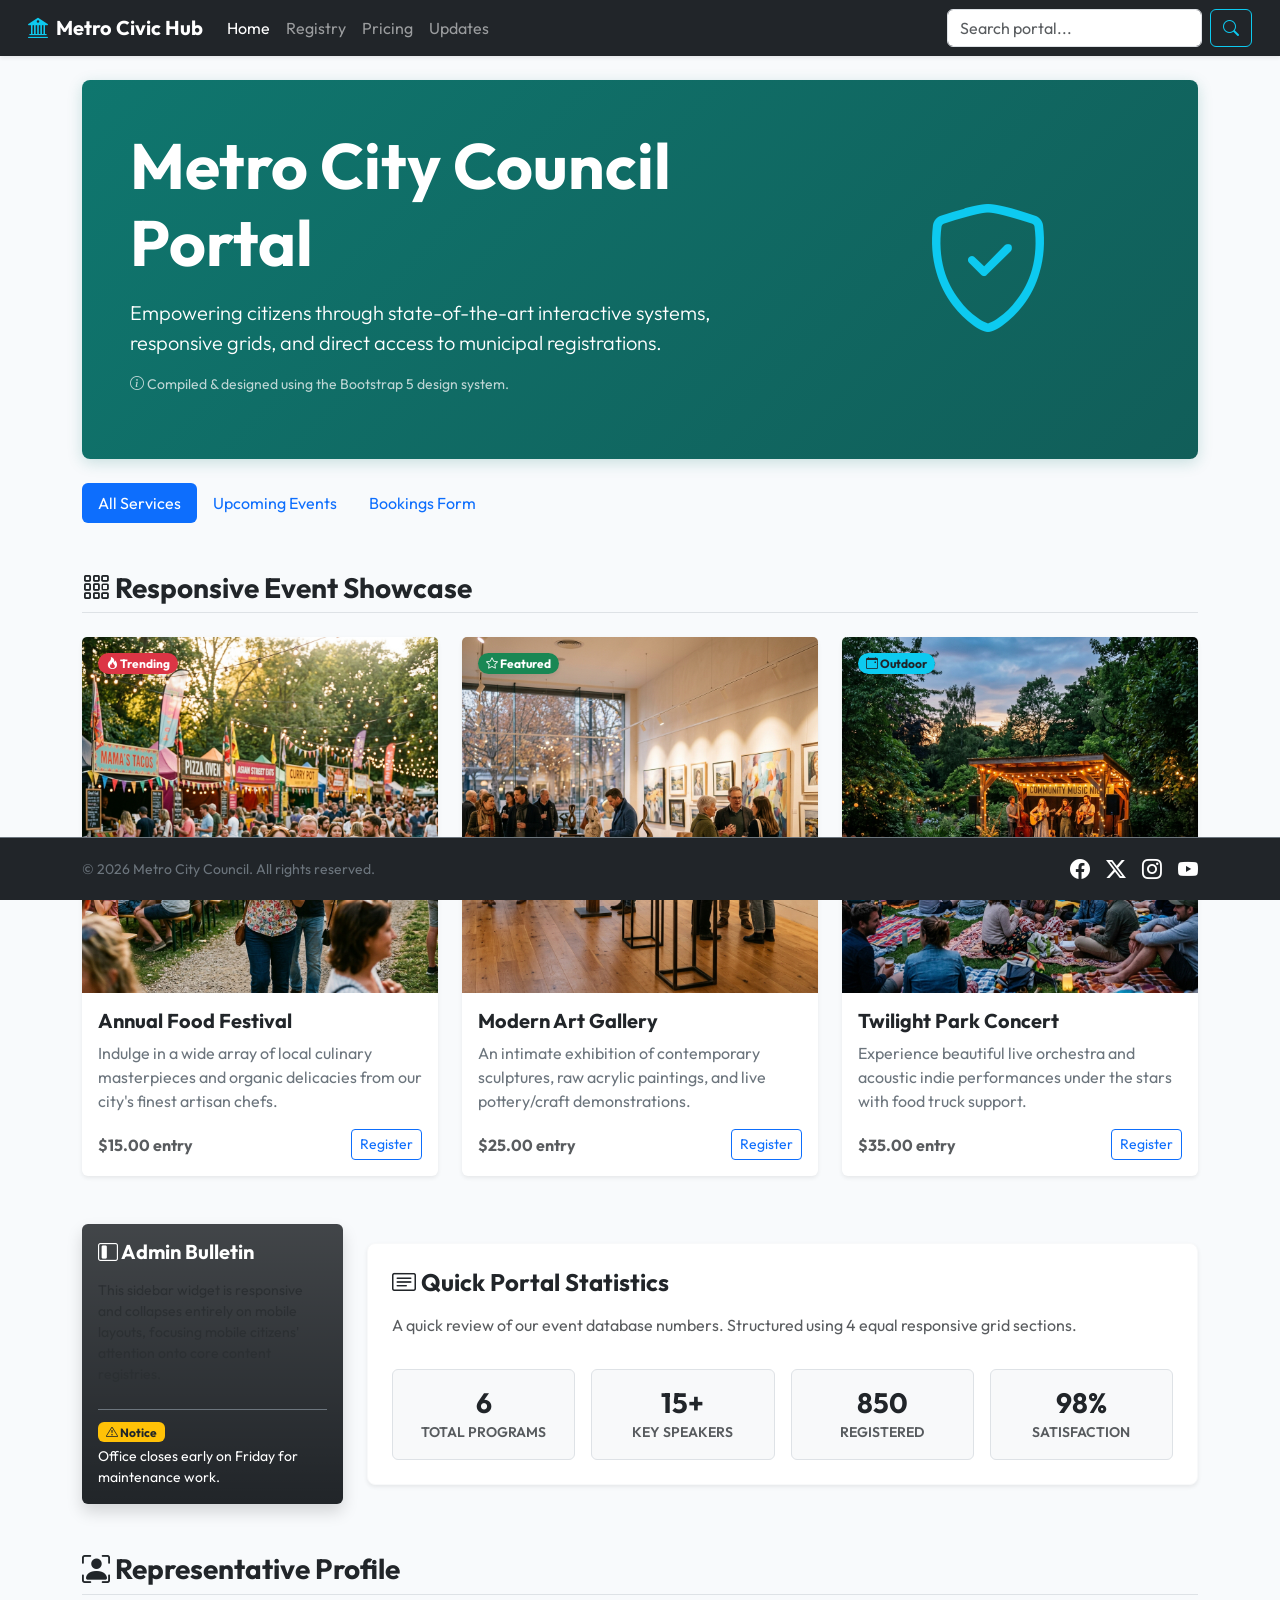
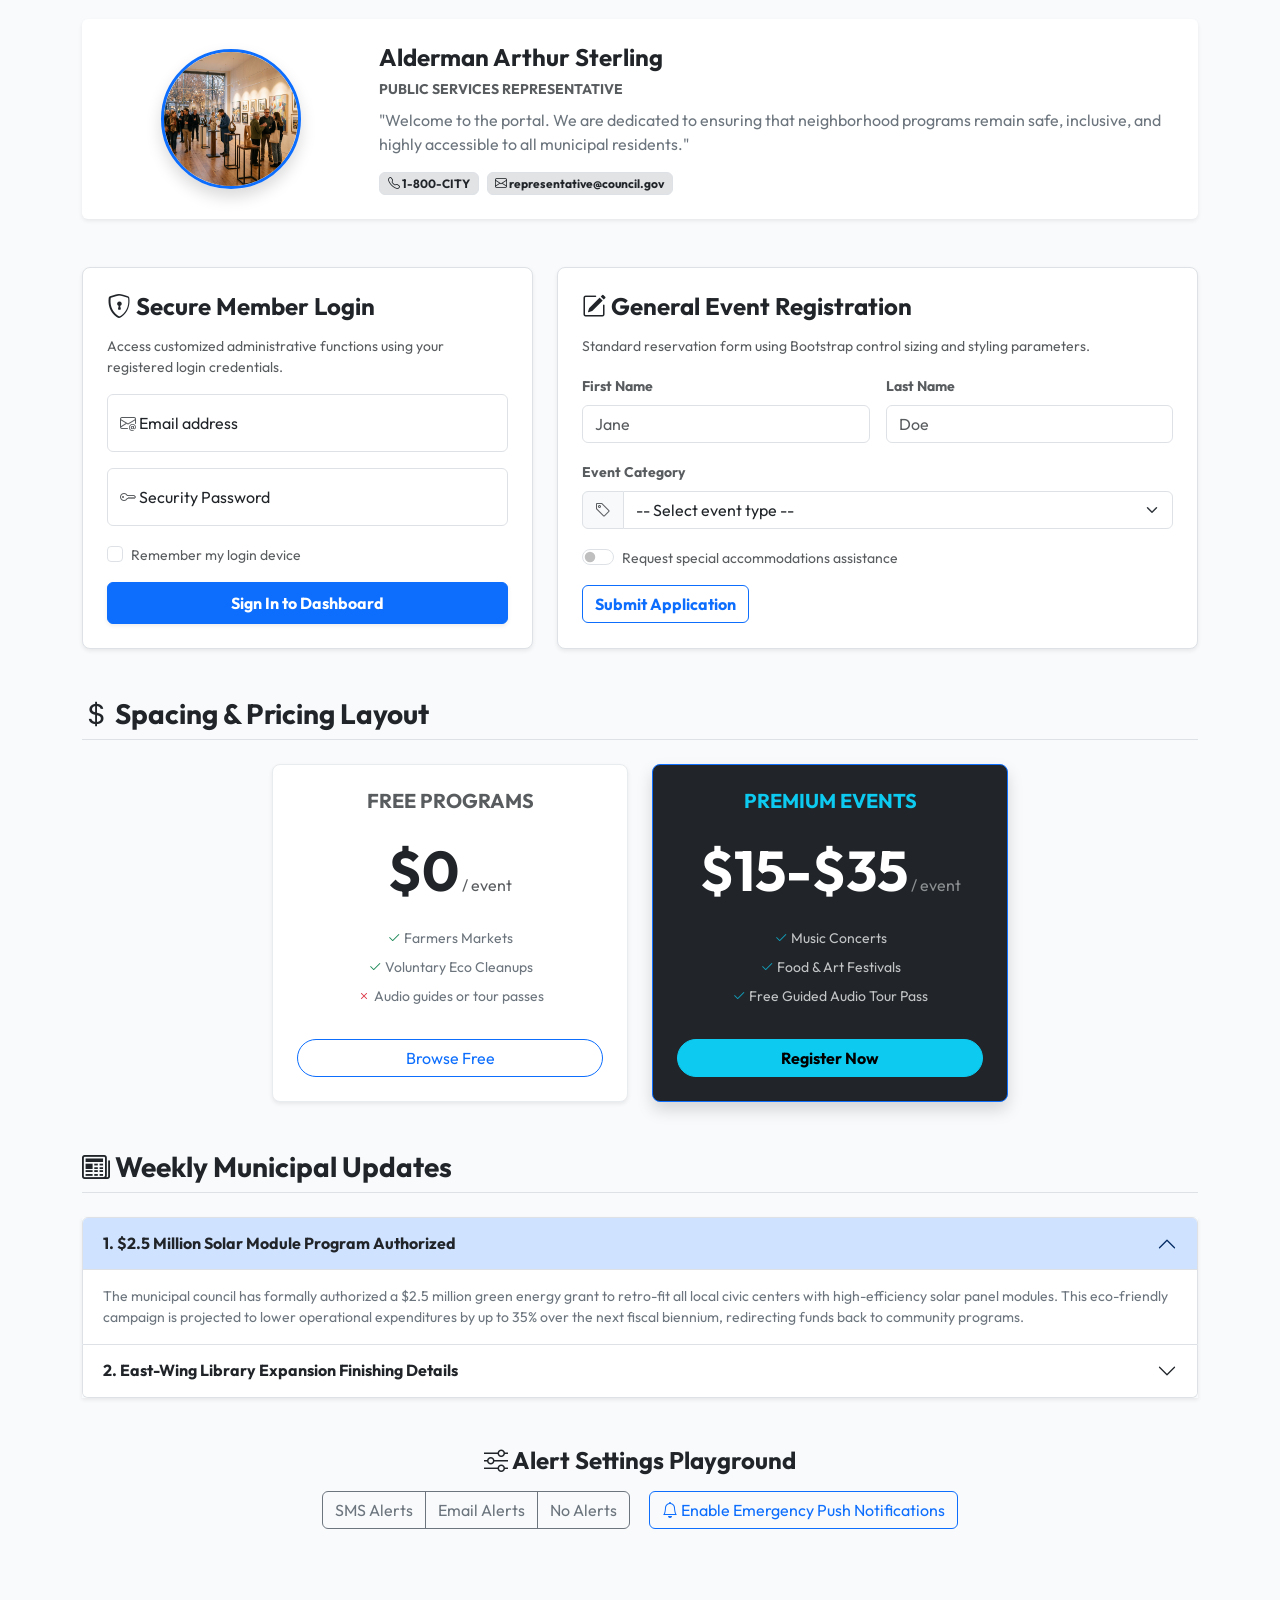
<file: BOOTSTRAP/index.html>
<!DOCTYPE html>
<html lang="en">
<head>
    <meta charset="UTF-8">
    <meta name="viewport" content="width=device-width, initial-scale=1.0">
    <title>Bootstrap Civic Portal | Metro Council</title>
    
    <!-- Bootstrap 5 CSS via CDN -->
    <link href="https://cdn.jsdelivr.net/npm/bootstrap@5.3.2/dist/css/bootstrap.min.css" rel="stylesheet" integrity="sha384-T3c6CoIi6uLrA9TneNEoa7RxnatzjcDSCmG1MXxSR1GAsXEV/Dwwykc2MPK8M2HN" crossorigin="anonymous">
    
    <!-- Bootstrap Icons via CDN -->
    <link rel="stylesheet" href="https://cdn.jsdelivr.net/npm/bootstrap-icons@1.11.1/font/bootstrap-icons.css">
    
    <!-- Google Fonts for Typography -->
    <link rel="preconnect" href="https://fonts.googleapis.com">
    <link rel="preconnect" href="https://fonts.gstatic.com" crossorigin>
    <link href="https://fonts.googleapis.com/css2?family=Outfit:wght@300;400;600;700&display=swap" rel="stylesheet">
    
    <style>
        body {
            font-family: 'Outfit', sans-serif;
            background-color: #f8fafc;
            padding-bottom: 80px; /* Offset for fixed footer */
        }
        .hero-banner {
            background: linear-gradient(135deg, #0f766e 0%, #115e59 100%);
            color: white;
            border-radius: 16px;
            box-shadow: 0 4px 15px rgba(15, 118, 110, 0.2);
        }
    </style>
</head>
<body>

    <!-- ==========================================
         TOP NAVIGATION BAR
         ========================================== -->
    <nav class="navbar navbar-expand-md navbar-dark bg-dark sticky-top shadow-sm px-3">
        <div class="container-fluid">
            <!-- Brand Logo -->
            <a class="navbar-brand d-flex align-items-center gap-2 fw-bold" href="#">
                <i class="bi bi-bank2 text-info"></i> Metro Civic Hub
            </a>
            
            <!-- Collapsible Toggler -->
            <button class="navbar-toggler" type="button" data-bs-toggle="collapse" data-bs-target="#civicNavbar" aria-controls="civicNavbar" aria-expanded="false" aria-label="Toggle navigation">
                <span class="navbar-toggler-icon"></span>
            </button>
            
            <!-- Navbar Links & Search -->
            <div class="collapse navbar-collapse" id="civicNavbar">
                <ul class="navbar-nav me-auto mb-2 mb-md-0 flex-column flex-md-row">
                    <li class="nav-item"><a class="nav-link active" href="#">Home</a></li>
                    <li class="nav-item"><a class="nav-link" href="#registry">Registry</a></li>
                    <li class="nav-item"><a class="nav-link" href="#pricing">Pricing</a></li>
                    <li class="nav-item"><a class="nav-link" href="#faq">Updates</a></li>
                </ul>
                <form class="d-flex" role="search">
                    <input class="form-control me-2" type="search" placeholder="Search portal..." aria-label="Search">
                    <button class="btn btn-outline-info" type="submit"><i class="bi bi-search"></i></button>
                </form>
            </div>
        </div>
    </nav>

    <!-- ==========================================
         HERO SECTION
         ========================================== -->
    <div class="container my-4">
        <div class="p-5 mb-4 hero-banner rounded-3 text-center text-md-start">
            <div class="row align-items-center">
                <div class="col-md-8">
                    <h1 class="display-3 fw-bold">Metro City Council Portal</h1>
                    <p class="lead mt-3">Empowering citizens through state-of-the-art interactive systems, responsive grids, and direct access to municipal registrations.</p>
                    <p class="text-light opacity-75 small"><i class="bi bi-info-circle"></i> Compiled & designed using the Bootstrap 5 design system.</p>
                </div>
                <div class="col-md-4 text-center d-none d-md-block">
                    <i class="bi bi-shield-check text-info" style="font-size: 8rem;"></i>
                </div>
            </div>
        </div>
    </div>

    <!-- ==========================================
         NAVIGATION TABS & PILLS
         ========================================== -->
    <div class="container mb-5">
        <ul class="nav nav-pills mb-3 justify-content-center justify-content-md-start" id="pills-tab" role="tablist">
            <li class="nav-item" role="presentation">
                <button class="nav-link active" id="pills-all-tab" data-bs-toggle="pill" type="button" role="tab">All Services</button>
            </li>
            <li class="nav-item" role="presentation">
                <button class="nav-link" id="pills-events-tab" data-bs-toggle="pill" type="button" role="tab">Upcoming Events</button>
            </li>
            <li class="nav-item" role="presentation">
                <button class="nav-link" id="pills-form-tab" data-bs-toggle="pill" type="button" role="tab">Bookings Form</button>
            </li>
        </ul>
    </div>

    <!-- ==========================================
         RESPONSIVE GRID SHOWCASE
         ========================================== -->
    <div class="container my-5">
        <h2 class="h3 fw-bold border-bottom pb-2 mb-4 text-dark"><i class="bi bi-grid-3x3-gap"></i> Responsive Event Showcase</h2>
        
        <!-- 3 Columns: Stacks on mobile, 2 per row on tablets, 3 per row on desktops -->
        <div class="row g-4">
            
            <!-- Food Festival Card -->
            <div class="col-12 col-md-6 col-lg-4">
                <div class="card h-100 shadow-sm border-0 profile-premium-card">
                    <!-- Badge overlay with positioning utilities -->
                    <div class="position-relative">
                        <img src="images/food_festival.png" class="card-img-top" alt="Food Festival">
                        <span class="position-absolute top-0 start-0 m-3 badge bg-danger rounded-pill shadow-sm"><i class="bi bi-fire"></i> Trending</span>
                    </div>
                    <div class="card-body">
                        <h5 class="card-title fw-bold text-dark">Annual Food Festival</h5>
                        <p class="card-text text-secondary">Indulge in a wide array of local culinary masterpieces and organic delicacies from our city's finest artisan chefs.</p>
                        <div class="d-flex justify-content-between align-items-center mt-3">
                            <span class="text-muted fw-bold">$15.00 entry</span>
                            <button class="btn btn-sm btn-outline-primary" data-bs-toggle="modal" data-bs-target="#registerModal">Register</button>
                        </div>
                    </div>
                </div>
            </div>

            <!-- Art Exhibition Card -->
            <div class="col-12 col-md-6 col-lg-4">
                <div class="card h-100 shadow-sm border-0 profile-premium-card">
                    <div class="position-relative">
                        <img src="images/art_exhibition.png" class="card-img-top" alt="Art Exhibition">
                        <span class="position-absolute top-0 start-0 m-3 badge bg-success rounded-pill shadow-sm"><i class="bi bi-star"></i> Featured</span>
                    </div>
                    <div class="card-body">
                        <h5 class="card-title fw-bold text-dark">Modern Art Gallery</h5>
                        <p class="card-text text-secondary">An intimate exhibition of contemporary sculptures, raw acrylic paintings, and live pottery/craft demonstrations.</p>
                        <div class="d-flex justify-content-between align-items-center mt-3">
                            <span class="text-muted fw-bold">$25.00 entry</span>
                            <button class="btn btn-sm btn-outline-primary" data-bs-toggle="modal" data-bs-target="#registerModal">Register</button>
                        </div>
                    </div>
                </div>
            </div>

            <!-- Park Concert Card -->
            <div class="col-12 col-md-6 col-lg-4">
                <div class="card h-100 shadow-sm border-0 profile-premium-card">
                    <div class="position-relative">
                        <img src="images/music_concert.png" class="card-img-top" alt="Twilight Concert">
                        <span class="position-absolute top-0 start-0 m-3 badge bg-info text-dark rounded-pill shadow-sm"><i class="bi bi-calendar-event"></i> Outdoor</span>
                    </div>
                    <div class="card-body">
                        <h5 class="card-title fw-bold text-dark">Twilight Park Concert</h5>
                        <p class="card-text text-secondary">Experience beautiful live orchestra and acoustic indie performances under the stars with food truck support.</p>
                        <div class="d-flex justify-content-between align-items-center mt-3">
                            <span class="text-muted fw-bold">$35.00 entry</span>
                            <button class="btn btn-sm btn-outline-primary" data-bs-toggle="modal" data-bs-target="#registerModal">Register</button>
                        </div>
                    </div>
                </div>
            </div>

        </div>
    </div>

    <!-- ==========================================
         SIDEBAR & REORDERING LAYOUT
         ========================================== -->
    <div class="container my-5" id="registry">
        <div class="row align-items-center justify-content-center g-4">
            
            <!-- Sidebar widget shown only on md and above -->
            <div class="col-md-3 d-none d-md-block order-md-1">
                <div class="card bg-gradient bg-dark text-white p-3 shadow rounded-lg border-0">
                    <h5 class="fw-bold mb-3"><i class="bi bi-layout-sidebar-inset"></i> Admin Bulletin</h5>
                    <p class="small text-secondary-emphasis">This sidebar widget is responsive and collapses entirely on mobile layouts, focusing mobile citizens' attention onto core content registries.</p>
                    <div class="border-top border-secondary pt-2 mt-2">
                        <span class="badge bg-warning text-dark"><i class="bi bi-exclamation-triangle"></i> Notice</span>
                        <p class="small mt-1 mb-0">Office closes early on Friday for maintenance work.</p>
                    </div>
                </div>
            </div>

            <!-- Content Area with equal subgrid sections -->
            <div class="col-12 col-md-9 order-md-2">
                <div class="p-4 bg-white border border-light shadow-sm rounded-3">
                    <h2 class="h4 fw-bold text-dark mb-3"><i class="bi bi-card-text"></i> Quick Portal Statistics</h2>
                    <p class="text-muted">A quick review of our event database numbers. Structured using 4 equal responsive grid sections.</p>
                    
                    <div class="row g-3 text-center mt-2">
                        <div class="col-6 col-sm-3">
                            <div class="p-3 border rounded bg-light">
                                <h3 class="fw-bold text-teal mb-0">6</h3>
                                <small class="text-muted text-uppercase fw-semibold">Total Programs</small>
                            </div>
                        </div>
                        <div class="col-6 col-sm-3">
                            <div class="p-3 border rounded bg-light">
                                <h3 class="fw-bold text-teal mb-0">15+</h3>
                                <small class="text-muted text-uppercase fw-semibold">Key Speakers</small>
                            </div>
                        </div>
                        <div class="col-6 col-sm-3">
                            <div class="p-3 border rounded bg-light">
                                <h3 class="fw-bold text-teal mb-0">850</h3>
                                <small class="text-muted text-uppercase fw-semibold">Registered</small>
                            </div>
                        </div>
                        <div class="col-6 col-sm-3">
                            <div class="p-3 border rounded bg-light">
                                <h3 class="fw-bold text-teal mb-0">98%</h3>
                                <small class="text-muted text-uppercase fw-semibold">Satisfaction</small>
                            </div>
                        </div>
                    </div>
                </div>
            </div>

        </div>
    </div>

    <!-- ==========================================
         PROFILE & MEDIA OBJECTS
         ========================================== -->
    <div class="container my-5">
        <h2 class="h3 fw-bold border-bottom pb-2 mb-4 text-dark"><i class="bi bi-person-bounding-box"></i> Representative Profile</h2>
        <div class="card p-4 border-0 shadow-sm bg-white">
            <div class="row align-items-center">
                <!-- Media Object layout -->
                <div class="col-12 col-md-3 text-center mb-3 mb-md-0">
                    <img src="images/art_exhibition.png" class="rounded-circle border border-primary border-3 shadow" style="width: 140px; height: 140px; object-fit: cover;" alt="Representative Profile">
                </div>
                <div class="col-12 col-md-9 text-center text-md-start">
                    <h4 class="fw-bold mb-1 text-dark">Alderman Arthur Sterling</h4>
                    <small class="text-muted text-uppercase fw-bold letter-spacing-1">Public Services Representative</small>
                    <p class="mt-2 text-secondary">"Welcome to the portal. We are dedicated to ensuring that neighborhood programs remain safe, inclusive, and highly accessible to all municipal residents."</p>
                    <div class="d-flex flex-wrap gap-2 justify-content-center justify-content-md-start mt-3">
                        <span class="badge bg-secondary-subtle text-dark border"><i class="bi bi-telephone"></i> 1-800-CITY</span>
                        <span class="badge bg-secondary-subtle text-dark border"><i class="bi bi-envelope"></i> representative@council.gov</span>
                    </div>
                </div>
            </div>
        </div>
    </div>

    <!-- ==========================================
         SECURE MEMBER LOGIN & FORM STYLING
         ========================================== -->
    <div class="container my-5" id="bookings">
        <div class="row justify-content-center g-4">
            
            <!-- Secure Member Login with Floating Labels -->
            <div class="col-12 col-lg-5">
                <div class="p-4 bg-white shadow-sm border rounded-3 h-100">
                    <h4 class="fw-bold mb-3 text-dark"><i class="bi bi-shield-lock"></i> Secure Member Login</h4>
                    <p class="text-muted small">Access customized administrative functions using your registered login credentials.</p>
                    
                    <form>
                        <!-- Email Input -->
                        <div class="form-floating mb-3">
                            <input type="email" class="form-control" id="floatingInput" placeholder="name@example.com">
                            <label for="floatingInput"><i class="bi bi-envelope-at text-muted"></i> Email address</label>
                        </div>
                        
                        <!-- Password Input -->
                        <div class="form-floating mb-3">
                            <input type="password" class="form-control" id="floatingPassword" placeholder="Password">
                            <label for="floatingPassword"><i class="bi bi-key text-muted"></i> Security Password</label>
                        </div>
                        
                        <div class="form-check mb-3">
                            <input class="form-check-input" type="checkbox" id="rememberMe">
                            <label class="form-check-input-label text-muted small" for="rememberMe">Remember my login device</label>
                        </div>
                        
                        <button class="btn btn-teal btn-primary w-100 fw-bold py-2 shadow-sm" type="submit">Sign In to Dashboard</button>
                    </form>
                </div>
            </div>

            <!-- Standard Registration form layout -->
            <div class="col-12 col-lg-7">
                <div class="p-4 bg-white shadow-sm border rounded-3 h-100">
                    <h4 class="fw-bold mb-3 text-dark"><i class="bi bi-pencil-square"></i> General Event Registration</h4>
                    <p class="text-muted small">Standard reservation form using Bootstrap control sizing and styling parameters.</p>
                    
                    <form>
                        <div class="row g-3 mb-3">
                            <div class="col-sm-6">
                                <label class="form-label text-muted small fw-bold">First Name</label>
                                <input type="text" class="form-control" placeholder="Jane" required>
                            </div>
                            <div class="col-sm-6">
                                <label class="form-label text-muted small fw-bold">Last Name</label>
                                <input type="text" class="form-control" placeholder="Doe" required>
                            </div>
                        </div>

                        <div class="mb-3">
                            <label class="form-label text-muted small fw-bold">Event Category</label>
                            <div class="input-group">
                                <span class="input-group-text bg-light text-muted"><i class="bi bi-tag"></i></span>
                                <select class="form-select" required>
                                    <option value="" disabled selected>-- Select event type --</option>
                                    <option>Annual Food Festival</option>
                                    <option>Modern Art Gallery</option>
                                    <option>Twilight Park Concert</option>
                                </select>
                            </div>
                        </div>

                        <div class="mb-3">
                            <div class="form-check form-switch">
                                <input class="form-check-input" type="checkbox" id="accommodationSwitch">
                                <label class="form-check-label text-muted small" for="accommodationSwitch">Request special accommodations assistance</label>
                            </div>
                        </div>

                        <button type="submit" class="btn btn-outline-primary fw-bold" onclick="alert('Form submission simulation successful!'); return false;">Submit Application</button>
                    </form>
                </div>
            </div>

        </div>
    </div>

    <!-- ==========================================
         PRICING TABLE WITH SPACING UTILITIES
         ========================================== -->
    <div class="container my-5" id="pricing">
        <h2 class="h3 fw-bold border-bottom pb-2 mb-4 text-dark"><i class="bi bi-currency-dollar"></i> Spacing & Pricing Layout</h2>
        
        <div class="row g-4 justify-content-center text-center">
            
            <!-- Standard free card -->
            <div class="col-12 col-md-4">
                <div class="card p-4 border border-light-subtle shadow-sm bg-white rounded-3">
                    <h5 class="fw-bold text-uppercase text-muted">Free Programs</h5>
                    <div class="py-3">
                        <span class="display-4 fw-bold text-dark">$0</span>
                        <span class="text-muted">/ event</span>
                    </div>
                    <ul class="list-unstyled mb-4 py-2 small text-secondary">
                        <li class="mb-2"><i class="bi bi-check2 text-success"></i> Farmers Markets</li>
                        <li class="mb-2"><i class="bi bi-check2 text-success"></i> Voluntary Eco Cleanups</li>
                        <li><i class="bi bi-x text-danger"></i> Audio guides or tour passes</li>
                    </ul>
                    <button class="btn btn-outline-teal btn-outline-primary rounded-pill w-100">Browse Free</button>
                </div>
            </div>

            <!-- Premium card -->
            <div class="col-12 col-md-4">
                <div class="card p-4 border-primary shadow bg-dark text-white rounded-3">
                    <h5 class="fw-bold text-uppercase text-info">Premium Events</h5>
                    <div class="py-3">
                        <span class="display-4 fw-bold">$15-$35</span>
                        <span class="text-light opacity-50">/ event</span>
                    </div>
                    <ul class="list-unstyled mb-4 py-2 small text-light opacity-75">
                        <li class="mb-2"><i class="bi bi-check2 text-info"></i> Music Concerts</li>
                        <li class="mb-2"><i class="bi bi-check2 text-info"></i> Food & Art Festivals</li>
                        <li><i class="bi bi-check2 text-info"></i> Free Guided Audio Tour Pass</li>
                    </ul>
                    <button class="btn btn-info rounded-pill w-100 fw-bold">Register Now</button>
                </div>
            </div>

        </div>
    </div>

    <!-- ==========================================
         COLLAPSIBLE ACCORDION FOR FAQ & BULLETIN
         ========================================== -->
    <div class="container my-5" id="faq">
        <h2 class="h3 fw-bold border-bottom pb-2 mb-4 text-dark"><i class="bi bi-newspaper"></i> Weekly Municipal Updates</h2>
        
        <div class="accordion shadow-sm" id="civicAccordion">
            
            <div class="accordion-item">
                <h2 class="accordion-header" id="headingOne">
                    <button class="accordion-button fw-bold text-dark" type="button" data-bs-toggle="collapse" data-bs-target="#collapseOne" aria-expanded="true" aria-controls="collapseOne">
                        1. $2.5 Million Solar Module Program Authorized
                    </button>
                </h2>
                <div id="collapseOne" class="accordion-collapse collapse show" aria-labelledby="headingOne" data-bs-parent="#civicAccordion">
                    <div class="accordion-body text-secondary small">
                        The municipal council has formally authorized a $2.5 million green energy grant to retro-fit all local civic centers with high-efficiency solar panel modules. This eco-friendly campaign is projected to lower operational expenditures by up to 35% over the next fiscal biennium, redirecting funds back to community programs.
                    </div>
                </div>
            </div>
            
            <div class="accordion-item">
                <h2 class="accordion-header" id="headingTwo">
                    <button class="accordion-button collapsed fw-bold text-dark" type="button" data-bs-toggle="collapse" data-bs-target="#collapseTwo" aria-expanded="false" aria-controls="collapseTwo">
                        2. East-Wing Library Expansion Finishing Details
                    </button>
                </h2>
                <div id="collapseTwo" class="accordion-collapse collapse" aria-labelledby="headingTwo" data-bs-parent="#civicAccordion">
                    <div class="accordion-body text-secondary small">
                        Construction crews have finalized structural steel framing for the new East-Wing library expansion. The state-of-the-art facility will feature a dedicated children's reading sanctuary, a high-speed digital fabrication workspace complete with 3D printers, and group study chambers. Opening ceremonies are planned for early August.
                    </div>
                </div>
            </div>

        </div>
    </div>

    <!-- ==========================================
         BUTTON GROUPS & TOGGLE STATES
         ========================================== -->
    <div class="container my-5 text-center">
        <h4 class="fw-bold text-dark mb-3"><i class="bi bi-sliders"></i> Alert Settings Playground</h4>
        
        <!-- Standard Button Group -->
        <div class="btn-group me-3 mb-2" role="group">
            <button type="button" class="btn btn-outline-secondary">SMS Alerts</button>
            <button type="button" class="btn btn-outline-secondary">Email Alerts</button>
            <button type="button" class="btn btn-outline-secondary">No Alerts</button>
        </div>
        
        <!-- Toggle button with checkbox -->
        <input type="checkbox" class="btn-check" id="btncheck1" autocomplete="off">
        <label class="btn btn-outline-primary mb-2" for="btncheck1"><i class="bi bi-bell"></i> Enable Emergency Push Notifications</label>
    </div>

    <!-- ==========================================
         INTERACTIVE POPUP MODAL
         ========================================== -->
    <div class="modal fade" id="registerModal" tabindex="-1" aria-labelledby="registerModalLabel" aria-hidden="true">
        <div class="modal-dialog">
            <div class="modal-content">
                <div class="modal-header bg-dark text-white">
                    <h5 class="modal-title fw-bold" id="registerModalLabel"><i class="bi bi-patch-check text-info"></i> Security Booking Confirmation</h5>
                    <button type="button" class="btn-close btn-close-white" data-bs-dismiss="modal" aria-label="Close"></button>
                </div>
                <div class="modal-content p-4">
                    <p class="text-secondary small">You are about to initiate an official registration query for this city program. A verification pass code will be sent to your civic email address. Do you wish to continue?</p>
                    <div class="alert alert-info py-2 small mb-0"><i class="bi bi-info-circle"></i> Booking fee will be processed on physical entry to the venue.</div>
                </div>
                <div class="modal-footer">
                    <button type="button" class="btn btn-secondary btn-sm" data-bs-dismiss="modal">Cancel</button>
                    <button type="button" class="btn btn-primary btn-sm" onclick="alert('Verification token dispatched successfully.');" data-bs-dismiss="modal">Proceed Request</button>
                </div>
            </div>
        </div>
    </div>

    <!-- ==========================================
         POSITION FIXED BOTTOM FOOTER
         ========================================== -->
    <footer class="footer position-fixed bottom-0 start-0 w-100 bg-dark text-white py-3 border-top border-secondary z-3">
        <div class="container d-flex flex-column flex-md-row justify-content-between align-items-center">
            <span class="small text-secondary">&copy; 2026 Metro City Council. All rights reserved.</span>
            
            <!-- Social network icons -->
            <div class="d-flex gap-3 mt-2 mt-md-0 fs-5">
                <a href="#" class="text-white hover-teal"><i class="bi bi-facebook"></i></a>
                <a href="#" class="text-white hover-teal"><i class="bi bi-twitter-x"></i></a>
                <a href="#" class="text-white hover-teal"><i class="bi bi-instagram"></i></a>
                <a href="#" class="text-white hover-teal"><i class="bi bi-youtube"></i></a>
            </div>
        </div>
    </footer>

    <!-- Bootstrap Bundle JS via CDN -->
    <script src="https://cdn.jsdelivr.net/npm/bootstrap@5.3.2/dist/js/bootstrap.bundle.min.js" integrity="sha384-C6RzsynM9kWDrMNeT87bh95OGNyZPhcTNXj1NW7RuBCsyN/o0jlpcV8Qyq46cDfL" crossorigin="anonymous"></script>
</body>
</html>
</file>
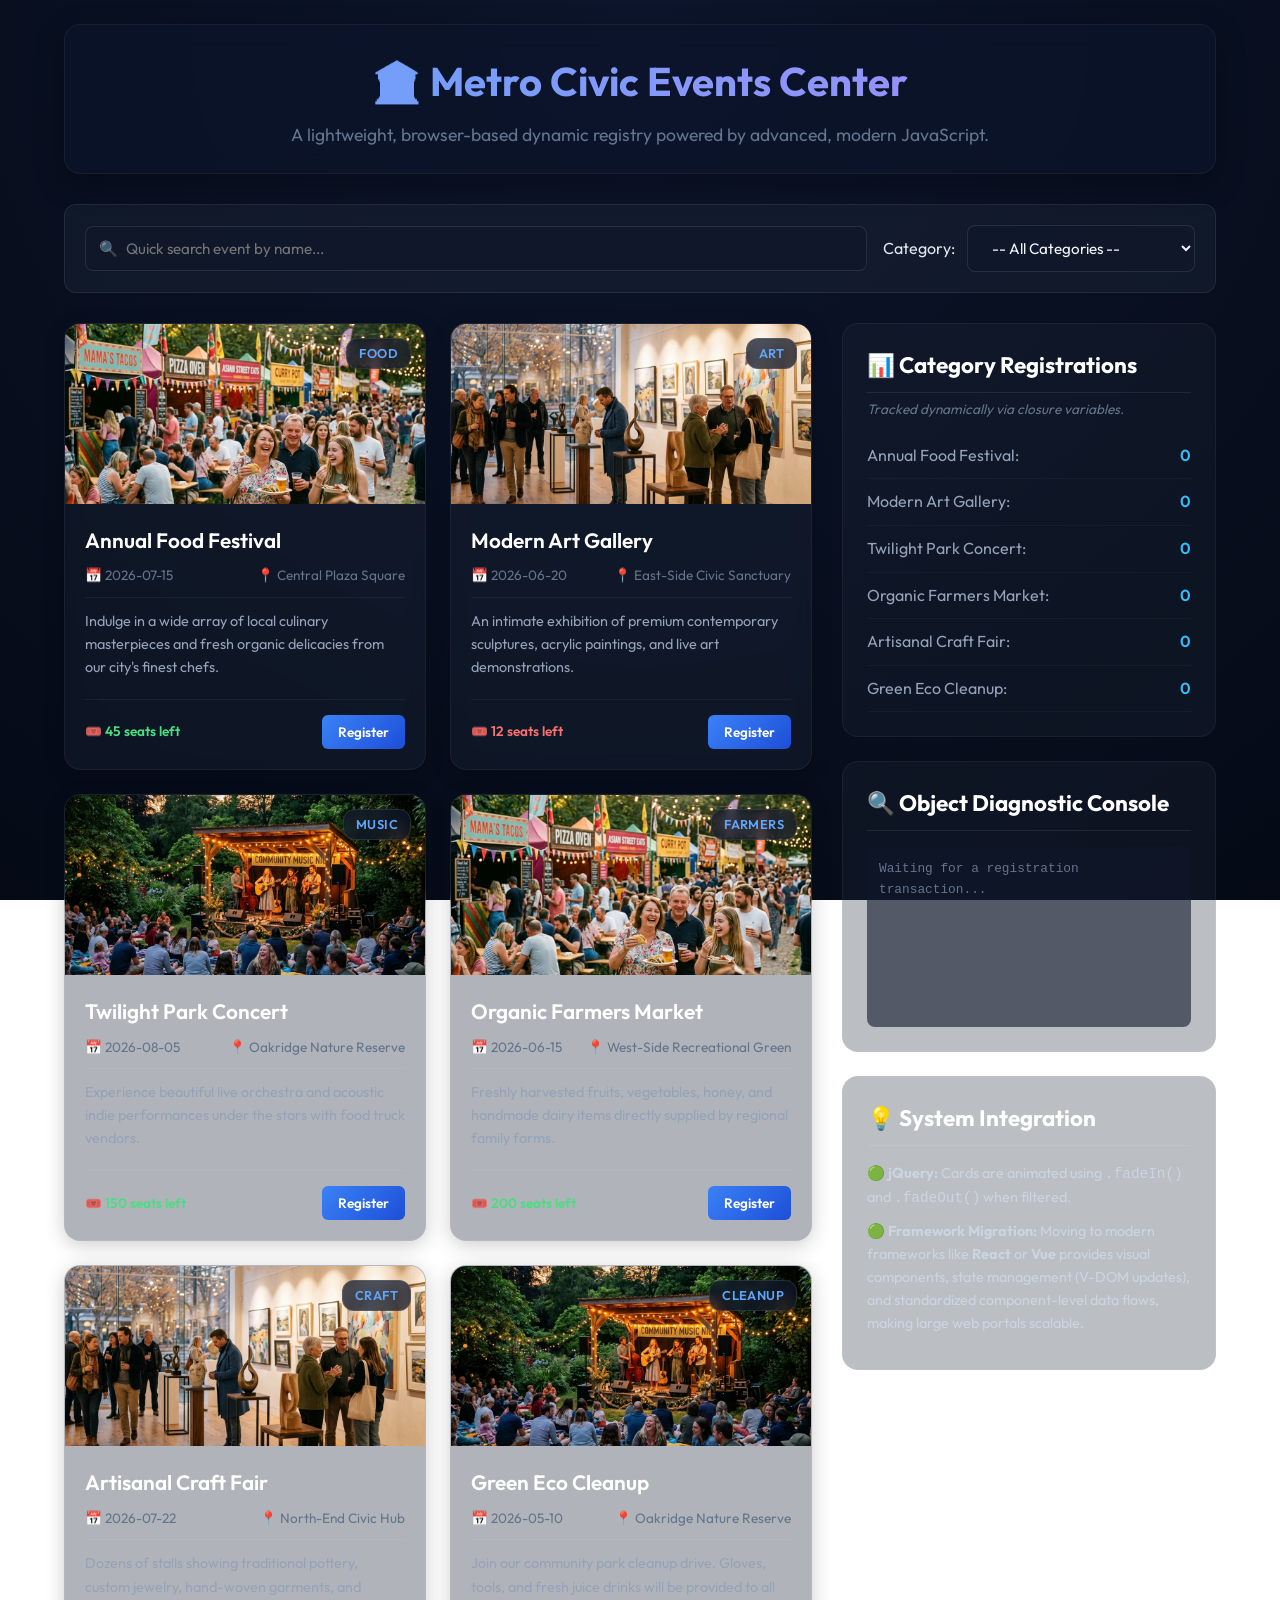
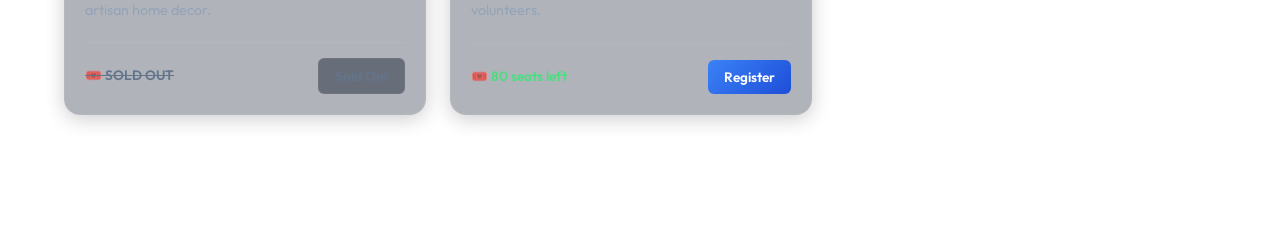
<file: JS/index.html>
<!DOCTYPE html>
<html lang="en">
<head>
    <meta charset="UTF-8">
    <meta name="viewport" content="width=device-width, initial-scale=1.0">
    <title>Citizen Dashboard | JS Interactive Portal</title>
    
    <!-- External stylesheet for dynamic styles -->
    <link rel="stylesheet" href="styles.css">
    
    <!-- jQuery Core Integration -->
    <script src="https://ajax.googleapis.com/ajax/libs/jquery/3.6.0/jquery.min.js"></script>
</head>
<body>

    <div class="container">
        
        <!-- Header -->
        <header>
            <h1>🏛️ Metro Civic Events Center</h1>
            <p>A lightweight, browser-based dynamic registry powered by advanced, modern JavaScript.</p>
        </header>

        <!-- Search and Filters Panel -->
        <div class="controls-panel">
            <!-- Search bar input capture -->
            <div class="search-wrapper">
                <input type="text" id="searchBar" placeholder="Quick search event by name..." onkeydown="handleQuickSearch(event)">
            </div>
            
            <!-- Category Filter selection -->
            <div class="filter-wrapper">
                <label for="categoryFilter">Category:</label>
                <select id="categoryFilter" onchange="handleCategoryFilter(this.value)">
                    <option value="all">-- All Categories --</option>
                    <option value="food">Annual Food Festival</option>
                    <option value="art">Modern Art Gallery</option>
                    <option value="music">Twilight Park Concert</option>
                    <option value="farmers">Organic Farmers Market</option>
                    <option value="craft">Artisanal Craft Fair</option>
                    <option value="cleanup">Green Eco Cleanup</option>
                </select>
            </div>
        </div>

        <!-- Layout Split: Main list & interactive closure panel -->
        <div class="layout-split">
            
            <!-- Dynamic Event Cards Section -->
            <main>
                <!-- Loading Spinner -->
                <div id="loadingSpinner" class="loader-spinner">
                    <div class="spinner"></div>
                    <p>Loading community events database from secure mock API...</p>
                </div>
                
                <!-- Target container for Javascript creation -->
                <div id="eventsGrid" class="events-grid"></div>
            </main>

            <!-- Real-time analytics dashboard -->
            <aside class="sidebar-panel">
                
                <!-- Category registrations tracked dynamically -->
                <div class="dashboard-card">
                    <h2>📊 Category Registrations</h2>
                    <p style="font-size: 0.85rem; color: #64748b; margin-bottom: 12px; margin-top: -10px;">
                        <em>Tracked dynamically via closure variables.</em>
                    </p>
                    <div id="closureStats">
                        <div class="stat-item"><span>Annual Food Festival:</span><span id="stat-food">0</span></div>
                        <div class="stat-item"><span>Modern Art Gallery:</span><span id="stat-art">0</span></div>
                        <div class="stat-item"><span>Twilight Park Concert:</span><span id="stat-music">0</span></div>
                        <div class="stat-item"><span>Organic Farmers Market:</span><span id="stat-farmers">0</span></div>
                        <div class="stat-item"><span>Artisanal Craft Fair:</span><span id="stat-craft">0</span></div>
                        <div class="stat-item"><span>Green Eco Cleanup:</span><span id="stat-cleanup">0</span></div>
                    </div>
                </div>

                <!-- Objects, Prototypes and Object Entries -->
                <div class="dashboard-card">
                    <h2>🔍 Object Diagnostic Console</h2>
                    <div id="prototypeConsole" style="background: rgba(15,23,42,0.6); border-radius: 8px; padding: 12px; font-family: monospace; font-size: 0.8rem; height: 180px; overflow-y: auto;">
                        <p style="color: #64748b;">Waiting for a registration transaction...</p>
                    </div>
                </div>

                <!-- Integration Notes -->
                <div class="dashboard-card">
                    <h2>💡 System Integration</h2>
                    <div style="font-size: 0.9rem; color: #cbd5e1;">
                        <p style="margin-bottom: 10px;">
                            🟢 <strong>jQuery:</strong> Cards are animated using <code>.fadeIn()</code> and <code>.fadeOut()</code> when filtered.
                        </p>
                        <p style="margin-bottom: 10px;">
                            🟢 <strong>Framework Migration:</strong> Moving to modern frameworks like <strong>React</strong> or <strong>Vue</strong> provides visual components, state management (V-DOM updates), and standardized component-level data flows, making large web portals scalable.
                        </p>
                    </div>
                </div>

            </aside>

        </div>

    </div>

    <!-- Registration Modal Form -->
    <div id="registerModal" class="modal-backdrop">
        <div class="modal-box">
            <button class="modal-close-btn" onclick="closeRegistrationModal()">&times;</button>
            <h2 id="modalEventTitle">Register for Event</h2>
            <p>Please enter your information to secure a booking seat.</p>
            
            <form id="regForm" onsubmit="submitRegistration(event)">
                <input type="hidden" id="modalEventId">
                
                <div class="form-group">
                    <label for="fullName">Full Name:</label>
                    <input type="text" id="fullName" placeholder="Enter your full name" required>
                    <small id="nameError" class="error-msg"></small>
                </div>
                
                <div class="form-group">
                    <label for="emailAddr">Email Address:</label>
                    <input type="email" id="emailAddr" placeholder="you@example.com" required>
                    <small id="emailError" class="error-msg"></small>
                </div>
                
                <button type="submit" id="registerBtn" class="btn-submit-reg">Secure Registration</button>
            </form>
        </div>
    </div>

    <!-- Main dynamic logic link -->
    <script src="main.js"></script>
</body>
</html>
</file>
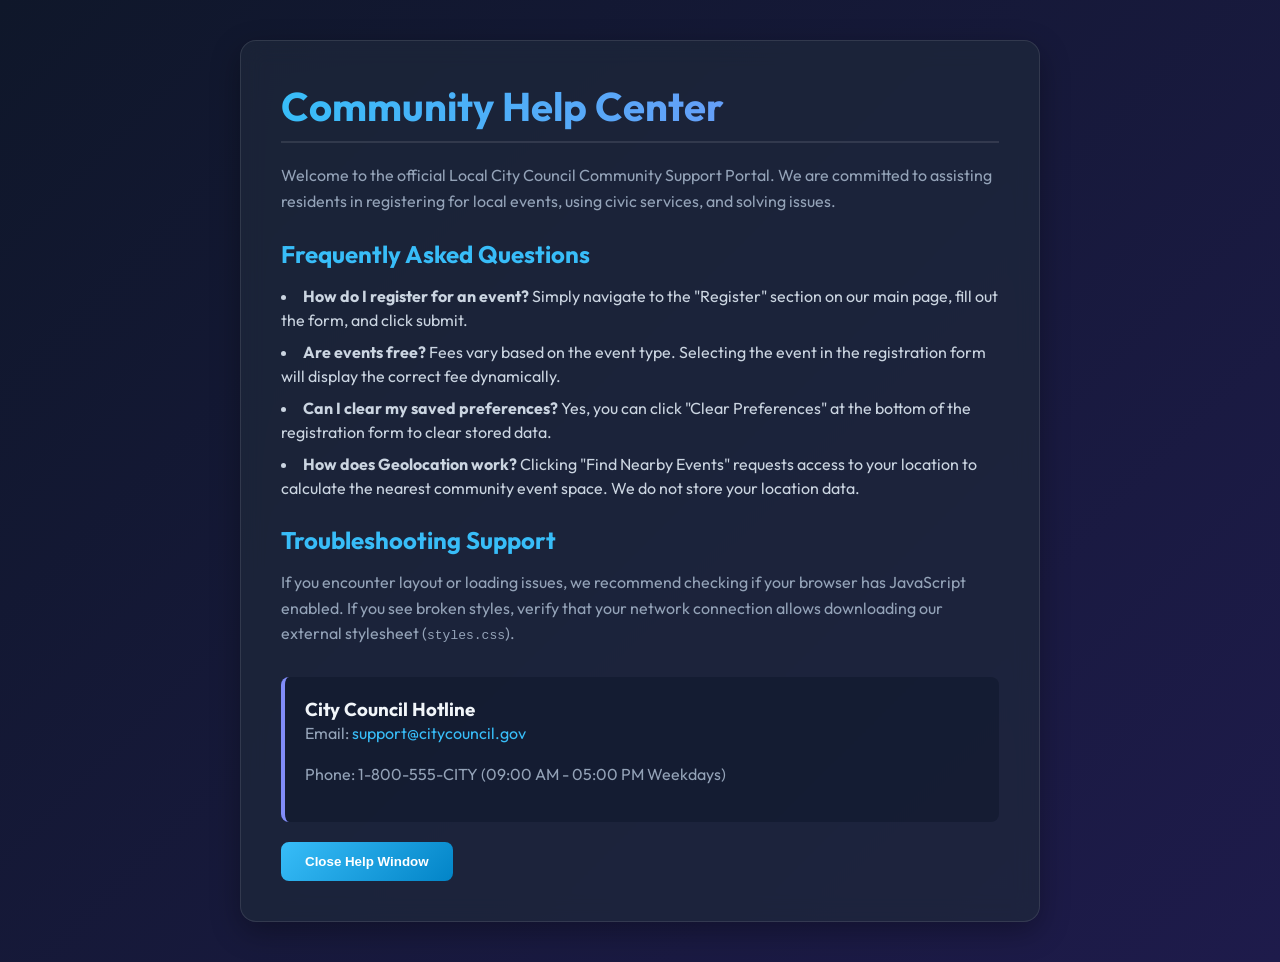
<file: help.html>
<!DOCTYPE html>
<html lang="en">
<head>
    <meta charset="UTF-8">
    <meta name="viewport" content="width=device-width, initial-scale=1.0">
    <title>Help Center | Local Community Event Portal</title>
    <!-- Google Fonts for premium typography -->
    <link rel="preconnect" href="https://fonts.googleapis.com">
    <link rel="preconnect" href="https://fonts.gstatic.com" crossorigin>
    <link href="https://fonts.googleapis.com/css2?family=Outfit:wght@300;400;600;700&display=swap" rel="stylesheet">
    
    <style>
        /* Base Styling (Embedded/Internal CSS for demonstration) */
        * {
            margin: 0;
            padding: 0;
            box-sizing: border-box;
        }
        
        body {
            font-family: 'Outfit', sans-serif;
            background: linear-gradient(135deg, #0f172a 0%, #1e1b4b 100%);
            color: #f1f5f9;
            min-height: 100vh;
            padding: 40px 20px;
            display: flex;
            justify-content: center;
            align-items: center;
        }

        .container {
            max-width: 800px;
            background: rgba(30, 41, 59, 0.7);
            backdrop-filter: blur(12px);
            border: 1px solid rgba(255, 255, 255, 0.1);
            border-radius: 16px;
            padding: 40px;
            box-shadow: 0 10px 30px rgba(0, 0, 0, 0.3);
        }

        h1 {
            font-size: 2.5rem;
            margin-bottom: 20px;
            background: linear-gradient(to right, #38bdf8, #818cf8);
            -webkit-background-clip: text;
            -webkit-text-fill-color: transparent;
            border-bottom: 2px solid rgba(255, 255, 255, 0.1);
            padding-bottom: 10px;
        }

        h2 {
            font-size: 1.5rem;
            color: #38bdf8;
            margin-top: 25px;
            margin-bottom: 15px;
        }

        p {
            line-height: 1.6;
            color: #94a3b8;
            margin-bottom: 15px;
        }

        ul {
            list-style-position: inside;
            margin-bottom: 20px;
            color: #cbd5e1;
        }

        li {
            margin-bottom: 8px;
            line-height: 1.5;
        }

        .contact-card {
            background: rgba(15, 23, 42, 0.5);
            border-left: 4px solid #818cf8;
            padding: 20px;
            border-radius: 8px;
            margin-top: 30px;
        }

        .btn-close {
            display: inline-block;
            margin-top: 20px;
            background: linear-gradient(135deg, #38bdf8 0%, #0284c7 100%);
            color: #ffffff;
            text-decoration: none;
            padding: 12px 24px;
            border-radius: 8px;
            font-weight: 600;
            transition: all 0.3s ease;
            border: none;
            cursor: pointer;
        }

        .btn-close:hover {
            transform: translateY(-2px);
            box-shadow: 0 4px 12px rgba(56, 189, 248, 0.4);
        }
    </style>
</head>
<body>
    <div class="container">
        <h1>Community Help Center</h1>
        <p>Welcome to the official Local City Council Community Support Portal. We are committed to assisting residents in registering for local events, using civic services, and solving issues.</p>
        
        <h2>Frequently Asked Questions</h2>
        <ul>
            <li><strong>How do I register for an event?</strong> Simply navigate to the "Register" section on our main page, fill out the form, and click submit.</li>
            <li><strong>Are events free?</strong> Fees vary based on the event type. Selecting the event in the registration form will display the correct fee dynamically.</li>
            <li><strong>Can I clear my saved preferences?</strong> Yes, you can click "Clear Preferences" at the bottom of the registration form to clear stored data.</li>
            <li><strong>How does Geolocation work?</strong> Clicking "Find Nearby Events" requests access to your location to calculate the nearest community event space. We do not store your location data.</li>
        </ul>

        <h2>Troubleshooting Support</h2>
        <p>If you encounter layout or loading issues, we recommend checking if your browser has JavaScript enabled. If you see broken styles, verify that your network connection allows downloading our external stylesheet (<code>styles.css</code>).</p>

        <div class="contact-card">
            <h3>City Council Hotline</h3>
            <p>Email: <a href="mailto:support@citycouncil.gov" style="color: #38bdf8; text-decoration: none;">support@citycouncil.gov</a></p>
            <p>Phone: 1-800-555-CITY (09:00 AM - 05:00 PM Weekdays)</p>
        </div>

        <button class="btn-close" onclick="window.close()">Close Help Window</button>
    </div>
</body>
</html>
</file>
<file: JS/styles.css>
/* ==========================================================================
   CSS STYLING FOR JAVASCRIPT PORTAL INTERACTIVE PLAYGROUND
   Theme: Modern Cobalt Glassmorphism & Micro-animations
   ========================================================================== */

@import url('https://fonts.googleapis.com/css2?family=Outfit:wght@300;400;500;600;700&display=swap');

* {
    margin: 0;
    padding: 0;
    box-sizing: border-box;
}

body {
    font-family: 'Outfit', sans-serif;
    background: radial-gradient(circle at 50% 0%, #0c152b 0%, #050a16 100%);
    background-attachment: fixed;
    color: #e2e8f0;
    min-height: 100vh;
    line-height: 1.6;
    padding-bottom: 60px;
}

/* Header & Container */
.container {
    max-width: 1200px;
    margin: 0 auto;
    padding: 24px;
}

header {
    background: rgba(12, 21, 43, 0.7);
    backdrop-filter: blur(12px);
    -webkit-backdrop-filter: blur(12px);
    border: 1px solid rgba(255, 255, 255, 0.05);
    padding: 24px;
    border-radius: 16px;
    margin-bottom: 30px;
    text-align: center;
    box-shadow: 0 10px 30px rgba(0, 0, 0, 0.3);
}

header h1 {
    font-size: 2.5rem;
    font-weight: 700;
    background: linear-gradient(to right, #60a5fa, #a78bfa);
    -webkit-background-clip: text;
    -webkit-text-fill-color: transparent;
    margin-bottom: 8px;
}

header p {
    color: #64748b;
    font-size: 1.1rem;
}

/* Flexbox Filters & Quick Search */
.controls-panel {
    background: rgba(30, 41, 59, 0.4);
    border: 1px solid rgba(255, 255, 255, 0.08);
    border-radius: 12px;
    padding: 20px;
    margin-bottom: 30px;
    display: flex;
    flex-wrap: wrap;
    gap: 16px;
    align-items: center;
    justify-content: space-between;
}

.search-wrapper {
    position: relative;
    flex: 1;
    min-width: 280px;
}

.search-wrapper input {
    width: 100%;
    background: rgba(15, 23, 42, 0.6);
    border: 1px solid rgba(255, 255, 255, 0.1);
    border-radius: 8px;
    padding: 12px 16px 12px 40px;
    color: #f1f5f9;
    font-family: inherit;
    font-size: 0.95rem;
    transition: all 0.3s;
}

.search-wrapper input:focus {
    outline: none;
    border-color: #60a5fa;
    box-shadow: 0 0 12px rgba(96, 165, 250, 0.2);
}

.search-wrapper::before {
    content: "🔍";
    position: absolute;
    left: 14px;
    top: 50%;
    transform: translateY(-50%);
    font-size: 0.95rem;
    opacity: 0.6;
}

.filter-wrapper {
    display: flex;
    gap: 12px;
    align-items: center;
}

.filter-wrapper select {
    background: rgba(15, 23, 42, 0.6);
    border: 1px solid rgba(255, 255, 255, 0.1);
    color: #f1f5f9;
    padding: 12px 20px;
    border-radius: 8px;
    font-family: inherit;
    font-size: 0.95rem;
    outline: none;
    cursor: pointer;
    transition: all 0.3s;
}

.filter-wrapper select:focus {
    border-color: #60a5fa;
}

.filter-wrapper select option {
    background-color: #0f172a;
    color: #f1f5f9;
}

/* Spinner Loader animation */
.loader-spinner {
    display: flex;
    flex-direction: column;
    align-items: center;
    justify-content: center;
    padding: 60px 0;
    width: 100%;
}

.spinner {
    width: 48px;
    height: 48px;
    border: 5px solid rgba(96, 165, 250, 0.1);
    border-top: 5px solid #60a5fa;
    border-radius: 50%;
    animation: spin 1s linear infinite;
    margin-bottom: 16px;
}

@keyframes spin {
    0% { transform: rotate(0deg); }
    100% { transform: rotate(360deg); }
}

/* Main Grid & Cards */
.events-grid {
    display: grid;
    grid-template-columns: repeat(auto-fill, minmax(340px, 1fr));
    gap: 24px;
    margin-bottom: 40px;
}

.event-card {
    background: rgba(30, 41, 59, 0.35);
    backdrop-filter: blur(8px);
    -webkit-backdrop-filter: blur(8px);
    border: 1px solid rgba(255, 255, 255, 0.05);
    border-radius: 16px;
    overflow: hidden;
    display: flex;
    flex-direction: column;
    box-shadow: 0 4px 20px rgba(0, 0, 0, 0.2);
    transition: all 0.3s cubic-bezier(0.4, 0, 0.2, 1);
}

.event-card:hover {
    transform: translateY(-4px);
    border-color: rgba(96, 165, 250, 0.25);
    box-shadow: 0 12px 30px rgba(0, 0, 0, 0.4);
}

.card-img-wrapper {
    height: 180px;
    position: relative;
    overflow: hidden;
}

.card-img-wrapper img {
    width: 100%;
    height: 100%;
    object-fit: cover;
    transition: transform 0.5s;
}

.event-card:hover .card-img-wrapper img {
    transform: scale(1.08);
}

.category-tag {
    position: absolute;
    top: 14px;
    right: 14px;
    background: rgba(15, 23, 42, 0.75);
    backdrop-filter: blur(4px);
    border: 1px solid rgba(255, 255, 255, 0.1);
    color: #60a5fa;
    padding: 4px 12px;
    border-radius: 12px;
    font-size: 0.8rem;
    font-weight: 600;
    text-transform: uppercase;
    letter-spacing: 0.03em;
}

.card-body {
    padding: 20px;
    display: flex;
    flex-direction: column;
    flex-grow: 1;
}

.card-body h3 {
    font-size: 1.3rem;
    font-weight: 600;
    color: #ffffff;
    margin-bottom: 8px;
}

.event-meta {
    display: flex;
    justify-content: space-between;
    font-size: 0.85rem;
    color: #64748b;
    margin-bottom: 12px;
    border-bottom: 1px solid rgba(255, 255, 255, 0.05);
    padding-bottom: 10px;
}

.event-meta span {
    display: flex;
    align-items: center;
    gap: 4px;
}

.event-desc {
    color: #94a3b8;
    font-size: 0.9rem;
    margin-bottom: 20px;
    flex-grow: 1;
}

.card-footer {
    display: flex;
    justify-content: space-between;
    align-items: center;
    border-top: 1px solid rgba(255, 255, 255, 0.05);
    padding-top: 15px;
}

.seats-badge {
    font-size: 0.85rem;
    font-weight: 600;
    color: #4ade80;
}

.seats-badge.low-seats {
    color: #f87171;
}

.seats-badge.sold-out {
    color: #64748b;
    text-decoration: line-through;
}

.btn-register {
    background: linear-gradient(135deg, #3b82f6 0%, #1d4ed8 100%);
    color: #ffffff;
    font-family: inherit;
    font-weight: 600;
    font-size: 0.85rem;
    border: none;
    border-radius: 6px;
    padding: 8px 16px;
    cursor: pointer;
    transition: all 0.3s;
}

.btn-register:hover {
    box-shadow: 0 4px 12px rgba(59, 130, 246, 0.35);
    transform: translateY(-1px);
}

.btn-register:disabled {
    background: rgba(30, 41, 59, 0.5);
    border: 1px solid rgba(255, 255, 255, 0.05);
    color: #64748b;
    cursor: not-allowed;
    transform: none;
    box-shadow: none;
}

/* Sidebar Closure & Prototype Dashboard */
.layout-split {
    display: grid;
    grid-template-columns: 2fr 1fr;
    gap: 30px;
}

@media (max-width: 992px) {
    .layout-split {
        grid-template-columns: 1fr;
    }
}

.dashboard-card {
    background: rgba(30, 41, 59, 0.3);
    border: 1px solid rgba(255, 255, 255, 0.05);
    border-radius: 16px;
    padding: 24px;
    margin-bottom: 24px;
}

.dashboard-card h2 {
    font-size: 1.4rem;
    color: #ffffff;
    margin-bottom: 16px;
    border-bottom: 1px solid rgba(255, 255, 255, 0.08);
    padding-bottom: 8px;
}

.stat-item {
    display: flex;
    justify-content: space-between;
    padding: 10px 0;
    border-bottom: 1px solid rgba(255, 255, 255, 0.03);
}

.stat-item span:first-child {
    color: #94a3b8;
}

.stat-item span:last-child {
    font-weight: 600;
    color: #38bdf8;
}

/* Registration Form Modal Styles */
.modal-backdrop {
    display: none;
    position: fixed;
    z-index: 1000;
    left: 0;
    top: 0;
    width: 100%;
    height: 100%;
    background-color: rgba(5, 10, 22, 0.85);
    backdrop-filter: blur(8px);
    justify-content: center;
    align-items: center;
    padding: 20px;
}

.modal-box {
    background: #0f172a;
    border: 1px solid rgba(255, 255, 255, 0.1);
    border-radius: 16px;
    max-width: 500px;
    width: 100%;
    padding: 30px;
    position: relative;
    box-shadow: 0 25px 50px -12px rgba(0, 0, 0, 0.5);
    animation: zoomIn 0.3s cubic-bezier(0.34, 1.56, 0.64, 1);
}

.modal-close-btn {
    position: absolute;
    top: 20px;
    right: 20px;
    background: none;
    border: none;
    color: #64748b;
    font-size: 1.5rem;
    cursor: pointer;
    transition: color 0.3s;
}

.modal-close-btn:hover {
    color: #f87171;
}

.modal-box h2 {
    color: #ffffff;
    font-size: 1.5rem;
    margin-bottom: 8px;
}

.modal-box p {
    color: #64748b;
    font-size: 0.9rem;
    margin-bottom: 24px;
}

.form-group {
    margin-bottom: 16px;
}

.form-group label {
    display: block;
    font-weight: 500;
    font-size: 0.9rem;
    color: #cbd5e1;
    margin-bottom: 6px;
}

.form-group input {
    width: 100%;
    background: rgba(15, 23, 42, 0.7);
    border: 1px solid rgba(255, 255, 255, 0.1);
    border-radius: 6px;
    padding: 10px 14px;
    color: #f1f5f9;
    font-family: inherit;
    font-size: 0.95rem;
    transition: all 0.3s;
}

.form-group input:focus {
    outline: none;
    border-color: #3b82f6;
    box-shadow: 0 0 8px rgba(59, 130, 246, 0.3);
}

.form-group .error-msg {
    color: #f87171;
    font-size: 0.8rem;
    margin-top: 4px;
    display: none;
}

.btn-submit-reg {
    width: 100%;
    background: linear-gradient(135deg, #60a5fa 0%, #3b82f6 100%);
    color: #0f172a;
    font-weight: 700;
    border: none;
    border-radius: 6px;
    padding: 12px;
    cursor: pointer;
    font-size: 1rem;
    font-family: inherit;
    transition: all 0.3s;
}

.btn-submit-reg:hover {
    box-shadow: 0 4px 12px rgba(59, 130, 246, 0.4);
    transform: translateY(-1px);
}
</file>
